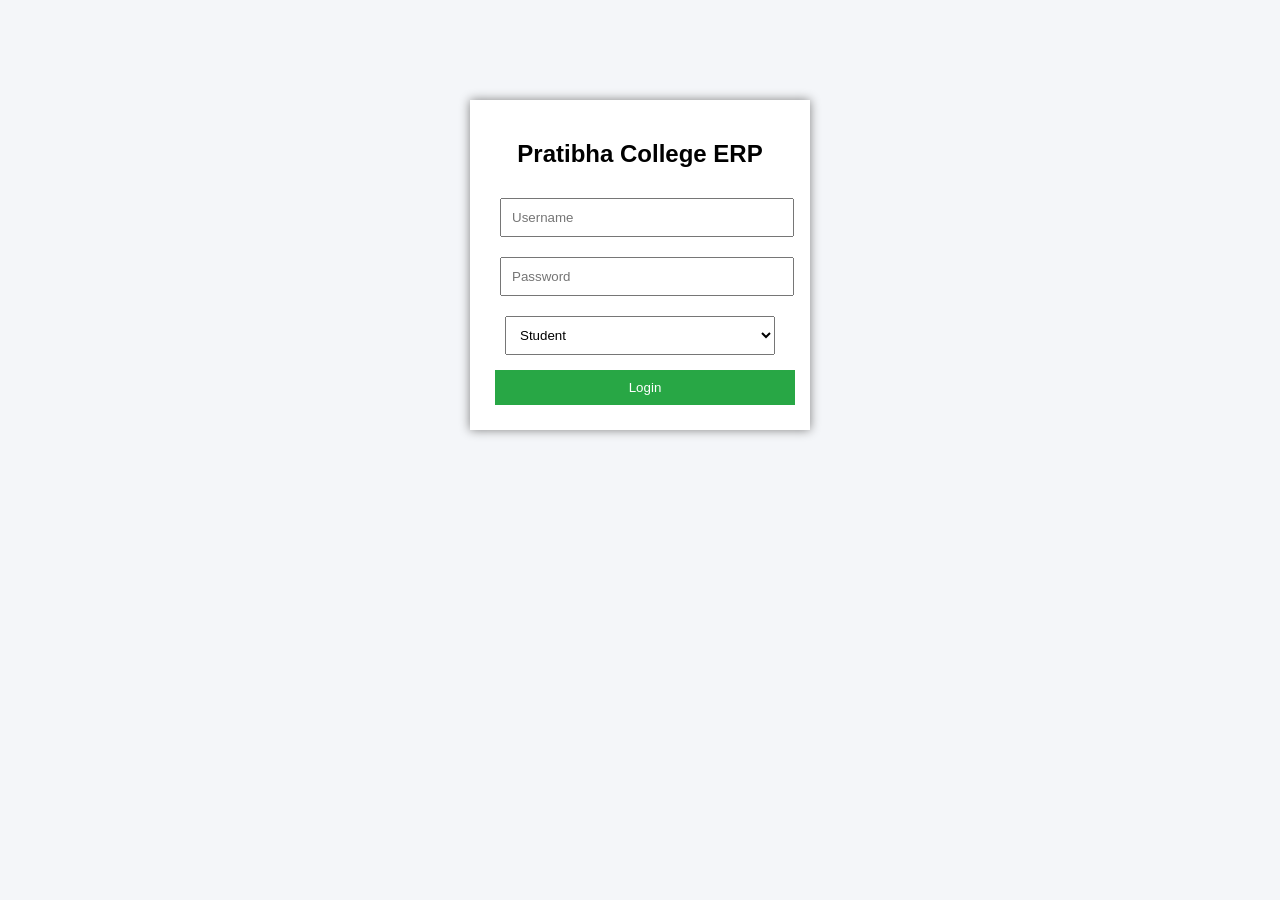
<file: index.html>
<!DOCTYPE html>
<html>
<head>
    <meta name="viewport" content="width=device-width, initial-scale=1.0">
    <title>College ERP Login</title>
    <link rel="stylesheet" href="style.css">
</head>
<body>

<div class="login-container">
    <h2>Pratibha College ERP</h2>
    
    <input type="text" id="username" placeholder="Username">
    <input type="password" id="password" placeholder="Password">
    
    <select id="role">
        <option value="student">Student</option>
        <option value="teacher">Teacher</option>
        <option value="admin">Admin</option>
    </select>
<button type="button" onclick="login()">Login</button>
    
</div>

<script src="script.js"></script>
</body>
</html>
</file>
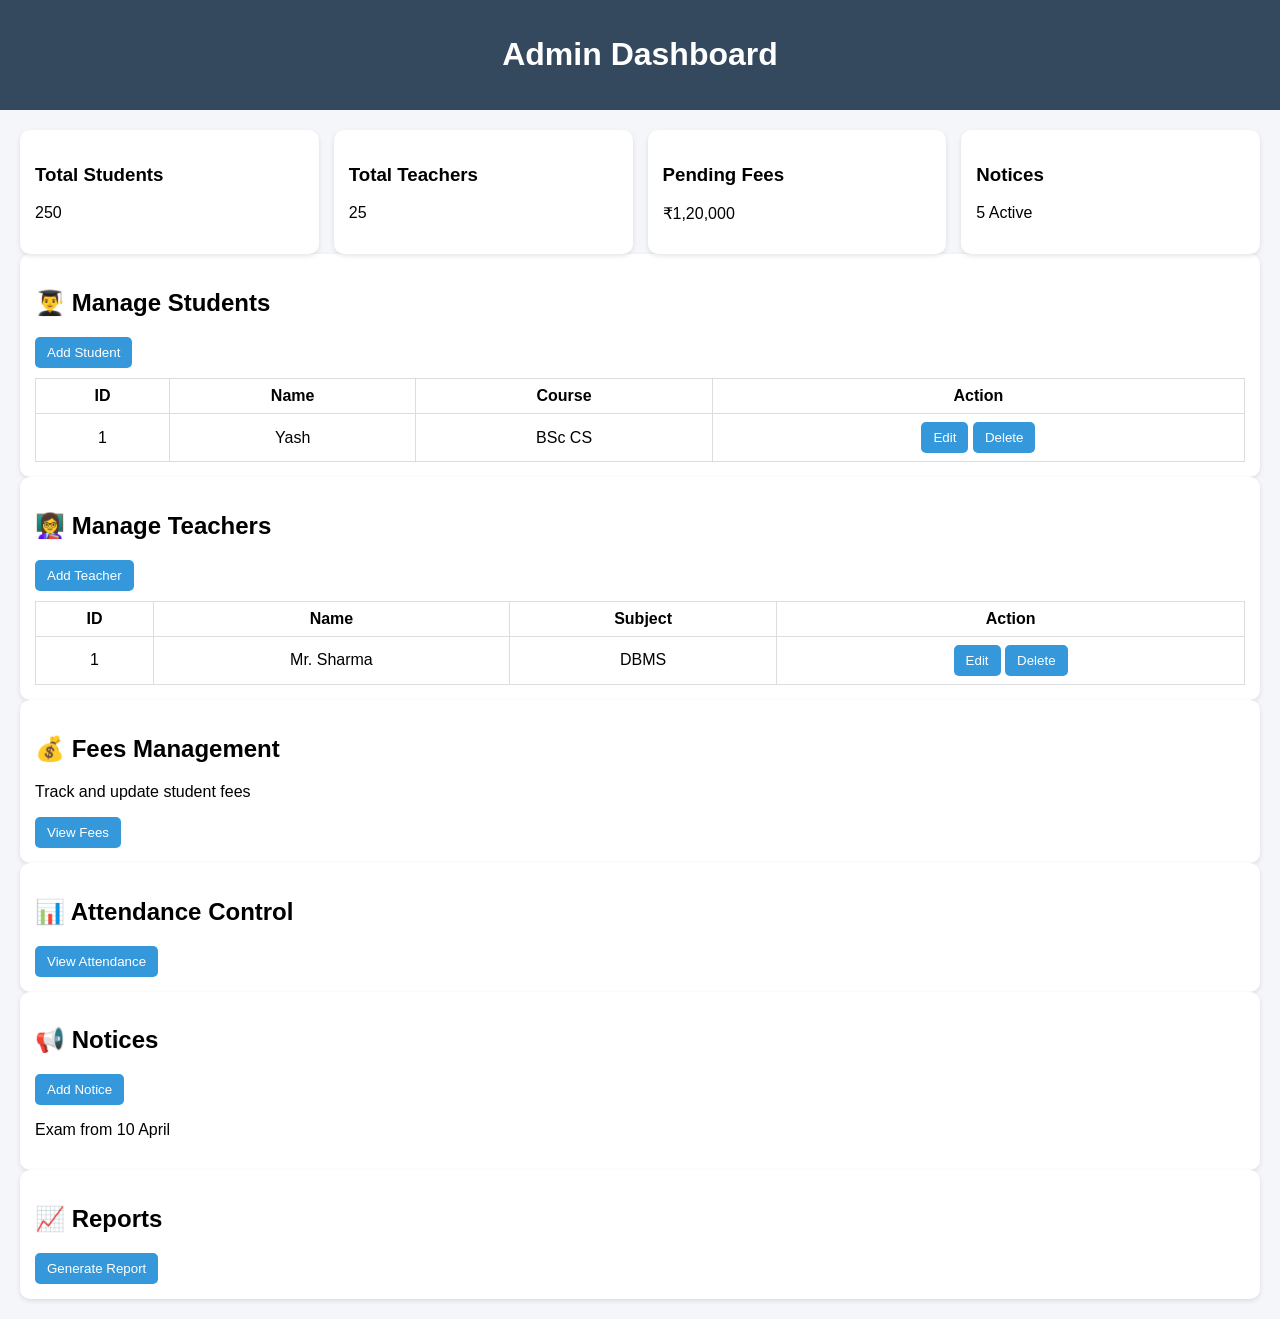
<file: admin.html>
<!DOCTYPE html>
<html>
<head>
    <meta name="viewport" content="width=device-width, initial-scale=1.0">
    <title>Admin Dashboard</title>

    <style>
        body {
            margin: 0;
            font-family: Arial;
            background: #f4f6f9;
        }

        .header {
            background: #34495e;
            color: white;
            padding: 15px;
            text-align: center;
        }

        .container {
            padding: 20px;
        }

        .grid {
            display: grid;
            grid-template-columns: repeat(auto-fit, minmax(250px, 1fr));
            gap: 15px;
        }

        .card {
            background: white;
            padding: 15px;
            border-radius: 10px;
            box-shadow: 0 2px 5px rgba(0,0,0,0.1);
        }

        .btn {
            padding: 8px 12px;
            border: none;
            background: #3498db;
            color: white;
            border-radius: 5px;
            cursor: pointer;
        }

        .btn:hover {
            background: #2980b9;
        }

        table {
            width: 100%;
            border-collapse: collapse;
            margin-top: 10px;
        }

        table, th, td {
            border: 1px solid #ddd;
        }

        th, td {
            padding: 8px;
            text-align: center;
        }

    </style>
</head>

<body>

<div class="header">
    <h1>Admin Dashboard</h1>
</div>

<div class="container">

    <!-- Summary -->
    <div class="grid">

        <div class="card">
            <h3>Total Students</h3>
            <p>250</p>
        </div>

        <div class="card">
            <h3>Total Teachers</h3>
            <p>25</p>
        </div>

        <div class="card">
            <h3>Pending Fees</h3>
            <p>₹1,20,000</p>
        </div>

        <div class="card">
            <h3>Notices</h3>
            <p>5 Active</p>
        </div>

    </div>

    <!-- Student Management -->
    <div class="card">
        <h2>👨‍🎓 Manage Students</h2>

        <button class="btn">Add Student</button>

        <table>
            <tr>
                <th>ID</th>
                <th>Name</th>
                <th>Course</th>
                <th>Action</th>
            </tr>

            <tr>
                <td>1</td>
                <td>Yash</td>
                <td>BSc CS</td>
                <td>
                    <button class="btn">Edit</button>
                    <button class="btn">Delete</button>
                </td>
            </tr>
        </table>
    </div>

    <!-- Teacher Management -->
    <div class="card">
        <h2>👩‍🏫 Manage Teachers</h2>

        <button class="btn">Add Teacher</button>

        <table>
            <tr>
                <th>ID</th>
                <th>Name</th>
                <th>Subject</th>
                <th>Action</th>
            </tr>

            <tr>
                <td>1</td>
                <td>Mr. Sharma</td>
                <td>DBMS</td>
                <td>
                    <button class="btn">Edit</button>
                    <button class="btn">Delete</button>
                </td>
            </tr>
        </table>
    </div>

    <!-- Fees Section -->
    <div class="card">
        <h2>💰 Fees Management</h2>
        <p>Track and update student fees</p>
        <button class="btn">View Fees</button>
    </div>

    <!-- Attendance -->
    <div class="card">
        <h2>📊 Attendance Control</h2>
        <button class="btn">View Attendance</button>
    </div>

    <!-- Notices -->
    <div class="card">
        <h2>📢 Notices</h2>
        <button class="btn">Add Notice</button>
        <p>Exam from 10 April</p>
    </div>

    <!-- Reports -->
    <div class="card">
        <h2>📈 Reports</h2>
        <button class="btn">Generate Report</button>
    </div>

</div>

</body>
</html>
</file>
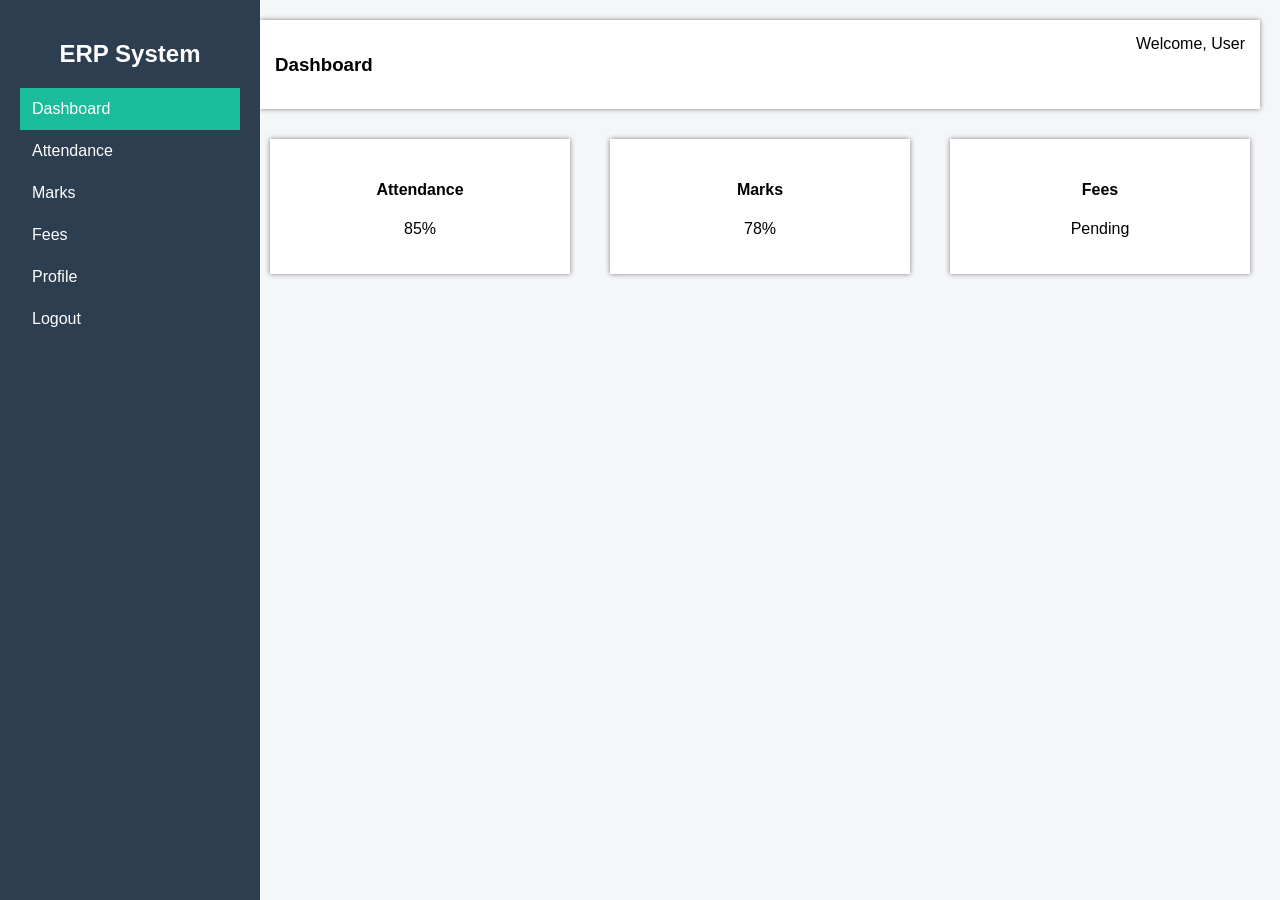
<file: dashboard.html>
<!DOCTYPE html>
<html>
<head>
    <meta name="viewport" content="width=device-width, initial-scale=1.0">
    <title>ERP Dashboard</title>
    <link rel="stylesheet" href="style.css">
</head>
<body>

<!-- Sidebar -->
<div class="sidebar">
    <h2>ERP System</h2>
    <ul>
        <li onclick="showSection('dashboard')" class="active">Dashboard</li>
        <li onclick="showSection('attendance')">Attendance</li>
        <li onclick="showSection('marks')">Marks</li>
        <li onclick="showSection('fees')">Fees</li>
        <li onclick="showSection('profile')">Profile</li>
        <li onclick="logout()">Logout</li>
    </ul>
</div>

<!-- Main -->
<div class="main">

    <!-- Navbar -->
    <div class="navbar">
        <h3 id="page-title">Dashboard</h3>
        <div>Welcome, User</div>
    </div>

    <!-- DASHBOARD -->
    <div id="dashboard" class="section">
        <div class="cards">
            <div class="card"><h4>Attendance</h4><p>85%</p></div>
            <div class="card"><h4>Marks</h4><p>78%</p></div>
            <div class="card"><h4>Fees</h4><p>Pending</p></div>
        </div>
    </div>

    <!-- ATTENDANCE -->
    <div id="attendance" class="section hidden">
        <h3>Attendance Details</h3>
        <table>
            <tr><th>Subject</th><th>Attendance</th></tr>
            <tr><td>Math</td><td>90%</td></tr>
            <tr><td>Science</td><td>80%</td></tr>
        </table>
    </div>

    <!-- MARKS -->
    <div id="marks" class="section hidden">
        <h3>Marks</h3>
        <table>
            <tr><th>Subject</th><th>Marks</th></tr>
            <tr><td>Math</td><td>75</td></tr>
            <tr><td>Science</td><td>82</td></tr>
        </table>
    </div>

    <!-- FEES -->
    <div id="fees" class="section hidden">
        <h3>Fees Status</h3>
        <p>Total: ₹50,000</p>
        <p>Paid: ₹30,000</p>
        <p>Pending: ₹20,000</p>
    </div>

    <!-- PROFILE -->
    <div id="profile" class="section hidden">
        <h3>My Profile</h3>
        <p>Name: Yash</p>
        <p>Course: BSc CS</p>
    </div>

</div>

<script src="script.js"></script>
</body>
</html>
</file>
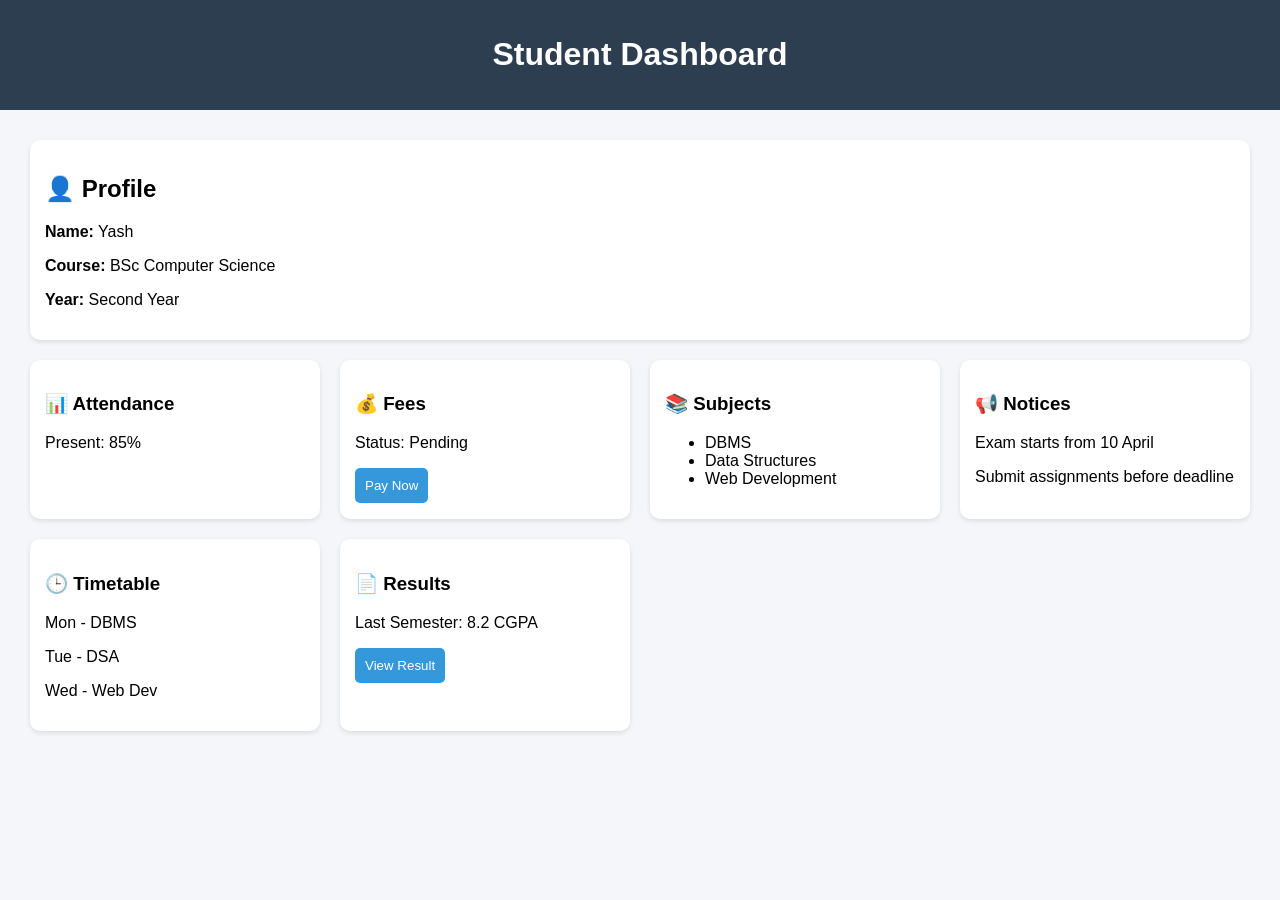
<file: student.html>
<!DOCTYPE html>
<html>
<head>
    <meta name="viewport" content="width=device-width, initial-scale=1.0">
    <title>Student Dashboard</title>
    <style>
        body {
            font-family: Arial;
            margin: 0;
            background: #f4f6f9;
        }

        .header {
            background: #2c3e50;
            color: white;
            padding: 15px;
            text-align: center;
        }

        .container {
            padding: 20px;
        }

        .card {
            background: white;
            padding: 15px;
            margin: 10px;
            border-radius: 10px;
            box-shadow: 0 2px 5px rgba(0,0,0,0.1);
        }

        .grid {
            display: grid;
            grid-template-columns: repeat(auto-fit, minmax(250px, 1fr));
        }

        .btn {
            padding: 10px;
            border: none;
            background: #3498db;
            color: white;
            border-radius: 5px;
            cursor: pointer;
        }

        .btn:hover {
            background: #2980b9;
        }
    </style>
</head>

<body>

<div class="header">
    <h1>Student Dashboard</h1>
</div>

<div class="container">

    <!-- Profile -->
    <div class="card">
        <h2>👤 Profile</h2>
        <p><b>Name:</b> Yash</p>
        <p><b>Course:</b> BSc Computer Science</p>
        <p><b>Year:</b> Second Year</p>
    </div>

    <div class="grid">

        <!-- Attendance -->
        <div class="card">
            <h3>📊 Attendance</h3>
            <p>Present: 85%</p>
            
        </div>

        <!-- Fees -->
        <div class="card">
            <h3>💰 Fees</h3>
            <p>Status: Pending</p>
            <button class="btn">Pay Now</button>
        </div>

        <!-- Subjects -->
        <div class="card">
            <h3>📚 Subjects</h3>
            <ul>
                <li>DBMS</li>
                <li>Data Structures</li>
                <li>Web Development</li>
            </ul>
        </div>

        <!-- Notices -->
        <div class="card">
            <h3>📢 Notices</h3>
            <p>Exam starts from 10 April</p>
            <p>Submit assignments before deadline</p>
        </div>

        <!-- Timetable -->
        <div class="card">
            <h3>🕒 Timetable</h3>
            <p>Mon - DBMS</p>
            <p>Tue - DSA</p>
            <p>Wed - Web Dev</p>
        </div>

        <!-- Result -->
        <div class="card">
            <h3>📄 Results</h3>
            <p>Last Semester: 8.2 CGPA</p>
            <button class="btn">View Result</button>
        </div>

    </div>

</div>

</body>
</html>
</file>
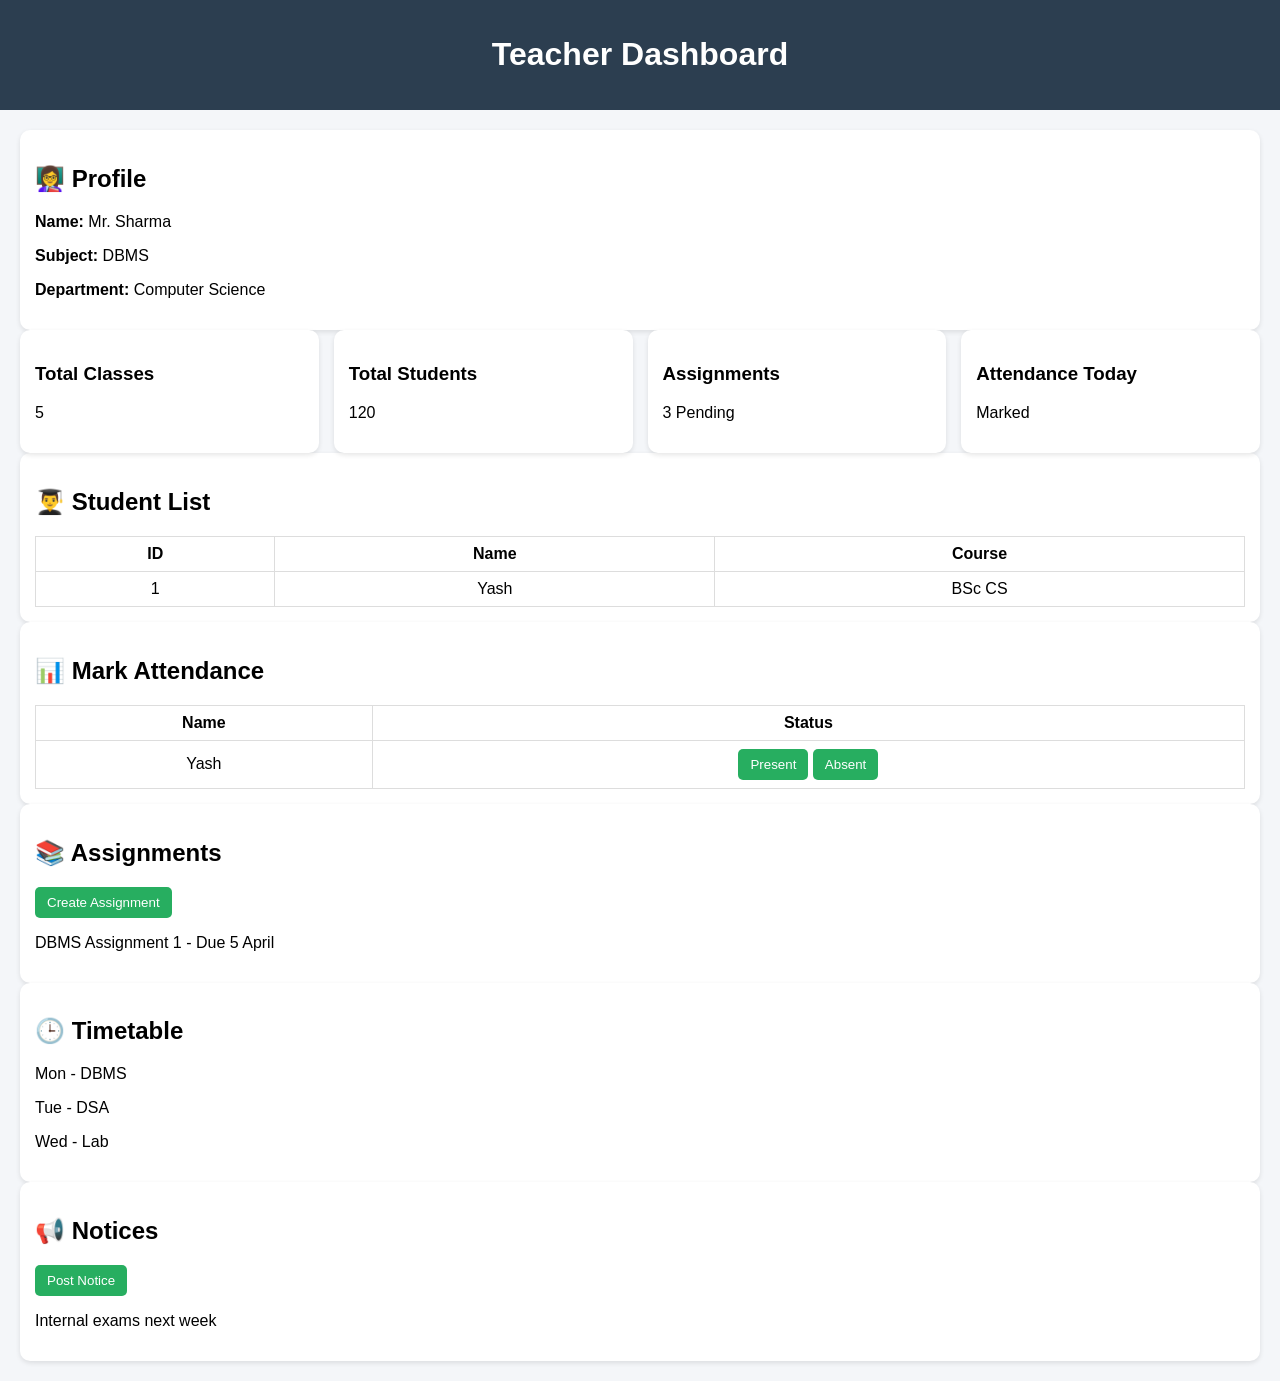
<file: teacher.html>
<!DOCTYPE html>
<html>
<head>
    <meta name="viewport" content="width=device-width, initial-scale=1.0">
    <title>Teacher Dashboard</title>

    <style>
        body {
            margin: 0;
            font-family: Arial;
            background: #f4f6f9;
        }

        .header {
            background: #2c3e50;
            color: white;
            padding: 15px;
            text-align: center;
        }

        .container {
            padding: 20px;
        }

        .grid {
            display: grid;
            grid-template-columns: repeat(auto-fit, minmax(250px, 1fr));
            gap: 15px;
        }

        .card {
            background: white;
            padding: 15px;
            border-radius: 10px;
            box-shadow: 0 2px 5px rgba(0,0,0,0.1);
        }

        .btn {
            padding: 8px 12px;
            border: none;
            background: #27ae60;
            color: white;
            border-radius: 5px;
            cursor: pointer;
        }

        .btn:hover {
            background: #1e8449;
        }

        table {
            width: 100%;
            border-collapse: collapse;
            margin-top: 10px;
        }

        table, th, td {
            border: 1px solid #ddd;
        }

        th, td {
            padding: 8px;
            text-align: center;
        }
    </style>
</head>

<body>

<div class="header">
    <h1>Teacher Dashboard</h1>
</div>

<div class="container">

    <!-- Profile -->
    <div class="card">
        <h2>👩‍🏫 Profile</h2>
        <p><b>Name:</b> Mr. Sharma</p>
        <p><b>Subject:</b> DBMS</p>
        <p><b>Department:</b> Computer Science</p>
    </div>

    <!-- Summary -->
    <div class="grid">

        <div class="card">
            <h3>Total Classes</h3>
            <p>5</p>
        </div>

        <div class="card">
            <h3>Total Students</h3>
            <p>120</p>
        </div>

        <div class="card">
            <h3>Assignments</h3>
            <p>3 Pending</p>
        </div>

        <div class="card">
            <h3>Attendance Today</h3>
            <p>Marked</p>
        </div>

    </div>

    <!-- Student List -->
    <div class="card">
        <h2>👨‍🎓 Student List</h2>

        <table>
            <tr>
                <th>ID</th>
                <th>Name</th>
                <th>Course</th>
            </tr>

            <tr>
                <td>1</td>
                <td>Yash</td>
                <td>BSc CS</td>
            </tr>
        </table>
    </div>

    <!-- Attendance -->
    <div class="card">
        <h2>📊 Mark Attendance</h2>

        <table>
            <tr>
                <th>Name</th>
                <th>Status</th>
            </tr>

            <tr>
                <td>Yash</td>
                <td>
                    <button class="btn">Present</button>
                    <button class="btn">Absent</button>
                </td>
            </tr>
        </table>
    </div>

    <!-- Assignments -->
    <div class="card">
        <h2>📚 Assignments</h2>
        <button class="btn">Create Assignment</button>
        <p>DBMS Assignment 1 - Due 5 April</p>
    </div>

    <!-- Timetable -->
    <div class="card">
        <h2>🕒 Timetable</h2>
        <p>Mon - DBMS</p>
        <p>Tue - DSA</p>
        <p>Wed - Lab</p>
    </div>

    <!-- Notices -->
    <div class="card">
        <h2>📢 Notices</h2>
        <button class="btn">Post Notice</button>
        <p>Internal exams next week</p>
    </div>

</div>

</body>
</html>
</file>
<file: style.css>
body {
    font-family: Arial;
    background: #f4f6f9;
}

.login-container {
    width: 300px;
    margin: 100px auto;
    padding: 20px;
    background: white;
    box-shadow: 0 0 10px gray;
    text-align: center;
}

input, select {
    width: 90%;
    margin: 10px;
    padding: 10px;
}

button {
    padding: 10px;
    width: 100%;
    background: #007bff;
    color: white;
    border: none;
    cursor: pointer;
}

.sidebar {
    width: 200px;
    height: 100vh;
    background: #343a40;
    color: white;
    float: left;
    padding: 20px;
}

.sidebar ul {
    list-style: none;
    padding: 0;
}

.sidebar li {
    padding: 10px;
    cursor: pointer;
}

.content {
    margin-left: 220px;
    padding: 20px;
}

.card {
    background: white;
    padding: 20px;
    margin: 10px;
    box-shadow: 0 0 5px gray;
}

button {
    padding: 10px;
    margin: 5px;
    background: #28a745;
    color: white;
    border: none;
    cursor: pointer;
}

body {
    margin: 0;
    font-family: Arial;
    background: #f4f6f9;
}

/* Sidebar */
.sidebar {
    width: 220px;
    height: 100vh;
    background: #2c3e50;
    color: white;
    position: fixed;
    padding: 20px;
}

.sidebar h2 {
    text-align: center;
}

.sidebar ul {
    list-style: none;
    padding: 0;
}

.sidebar li {
    padding: 12px;
    cursor: pointer;
}

.sidebar li:hover,
.active {
    background: #1abc9c;
}

/* Main */
.main {
    margin-left: 240px;
    padding: 20px;
}

/* Navbar */
.navbar {
    display: flex;
    justify-content: space-between;
    background: white;
    padding: 15px;
    box-shadow: 0 0 5px gray;
}

/* Cards */
.cards {
    display: flex;
    gap: 20px;
    margin-top: 20px;
}

.card {
    flex: 1;
    background: white;
    padding: 20px;
    text-align: center;
    box-shadow: 0 0 5px gray;
}

/* Table */
.table-section {
    margin-top: 30px;
    background: white;
    padding: 20px;
    box-shadow: 0 0 5px gray;
}

table {
    width: 100%;
    border-collapse: collapse;
}

th, td {
    padding: 10px;
    border-bottom: 1px solid #ddd;
}

.hidden {
    display: none;
}

.section {
    margin-top: 20px;
}

/* Improve cards */
.card {
    transition: 0.3s;
}
.card:hover {
    transform: scale(1.05);
}
</file>
